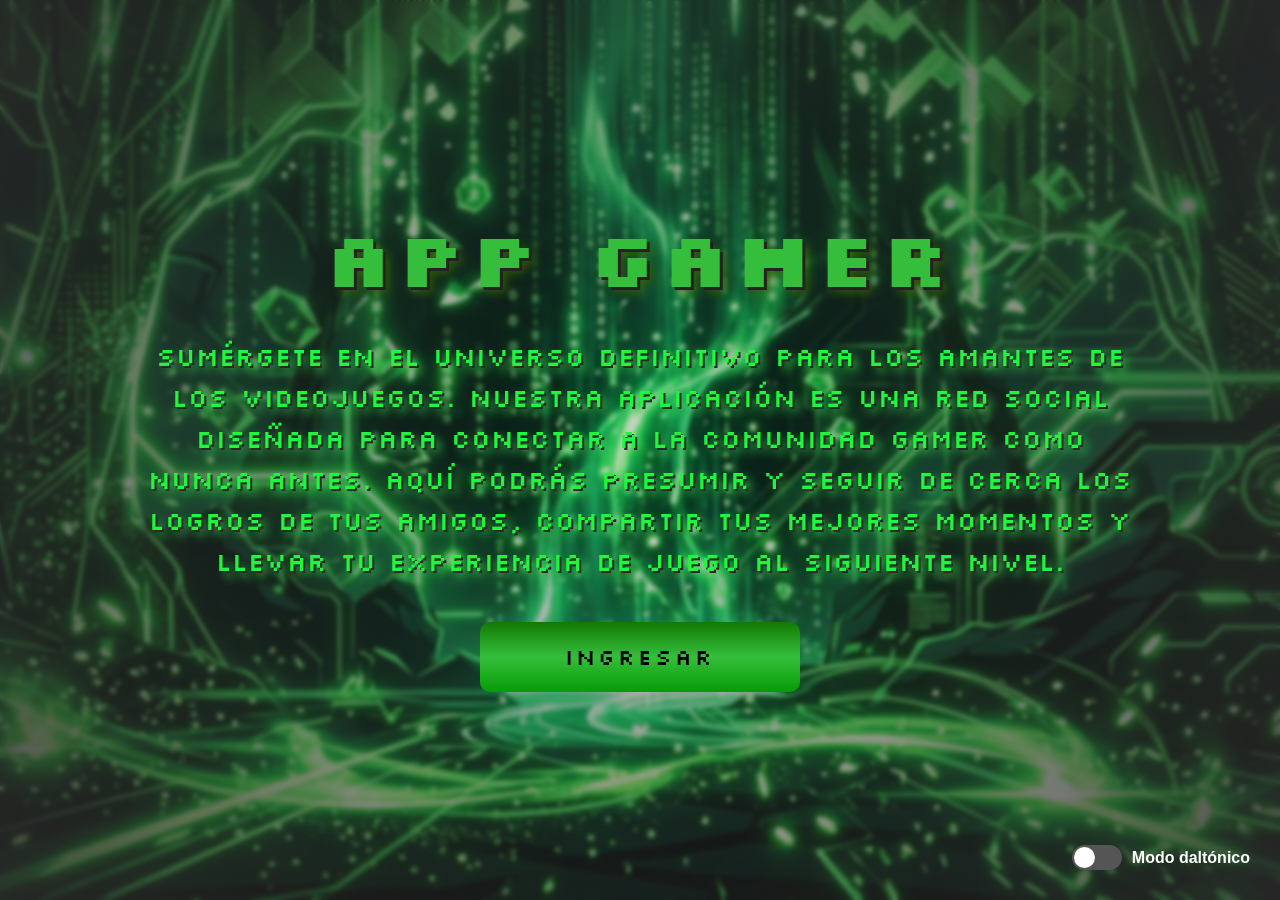
<file: index.html>
<!DOCTYPE html>
<html lang="es">
<head>
<meta charset="UTF-8">
<meta name="viewport" content="width=device-width, initial-scale=1.0">
<title>APP GAME</title>

<link rel="stylesheet" href="ofrecemos.css">
<link rel="stylesheet" href="daltonismo.css">

</head>

<body>

<div class="fondo">

    <div class="capa"></div>

    <div class="contenido">

        <h1 class="texto-degradado">
            APP GAMER
        </h1>

        <p>
            Sumérgete en el universo definitivo para los amantes de los videojuegos.
            Nuestra aplicación es una red social diseñada para conectar a la comunidad
            gamer como nunca antes.
            Aquí podrás presumir y seguir de cerca los logros de tus amigos,
            compartir tus mejores momentos y llevar tu experiencia de juego al
            siguiente nivel.
        </p>

        <button id="ingresar">
            INGRESAR
        </button>

    </div>


    <div class="modoDaltonico">

        <label class="switch">

            <input type="checkbox" id="daltonismo">

            <span class="slider"></span>

        </label>

        <span>Modo daltónico</span>

    </div>


</div>


<script src="ofrecemos.js"></script>
<script src="daltonismo.js"></script>

</body>
</html>
</file>
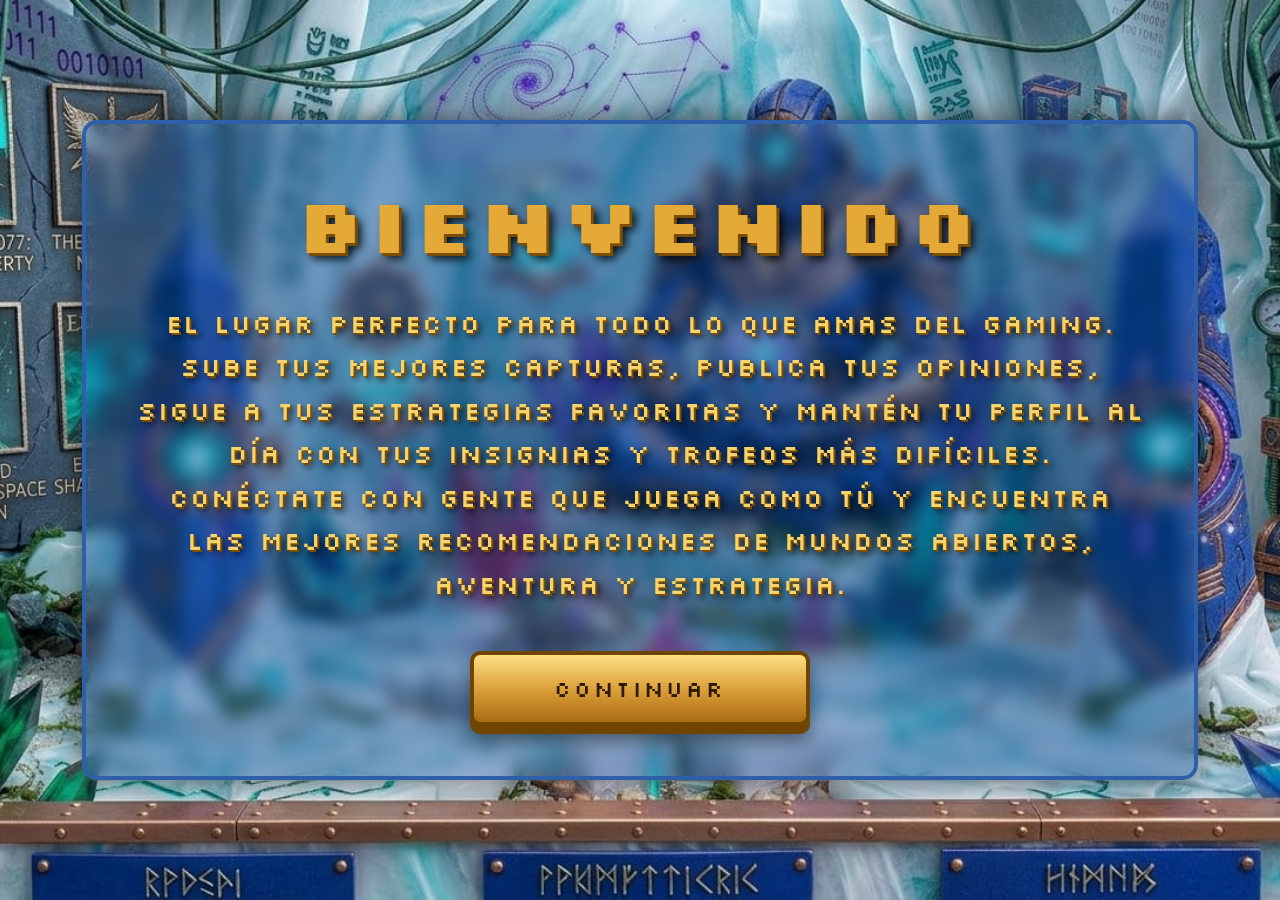
<file: bienvenida.html>
<!DOCTYPE html>
<html lang="es">
<head>
    <meta charset="UTF-8">
    <meta name="viewport" content="width=device-width, initial-scale=1.0">
    <title>BIENBENIDA-APP GAME</title>
    <link rel="stylesheet" href="bienvenida.css">
    <link rel="stylesheet" href="daltonismo.css">
    <link href="https://fonts.googleapis.com/css2?family=Silkscreen:wght@700&display=swap" rel="stylesheet">
</head>

<body>
    <div class="fondo">
        <div class="panel">
            <h1>BIENVENIDO</h1>
            <p>
                El lugar perfecto para todo lo que amas del gaming.
                Sube tus mejores capturas, publica tus opiniones,
                sigue a tus estrategias favoritas y mantén tu perfil al día
                con tus insignias y trofeos más difíciles.
                Conéctate con gente que juega como tú y encuentra
                las mejores recomendaciones de mundos abiertos,
                aventura y estrategia.
            </p>
            <button id="continuar">
             CONTINUAR

            </button>
        </div>
    </div>
    <script src="bienvenida.js"></script>
        <script src="daltonismo.js"></script>

</div>
</body>
</html>
</file>
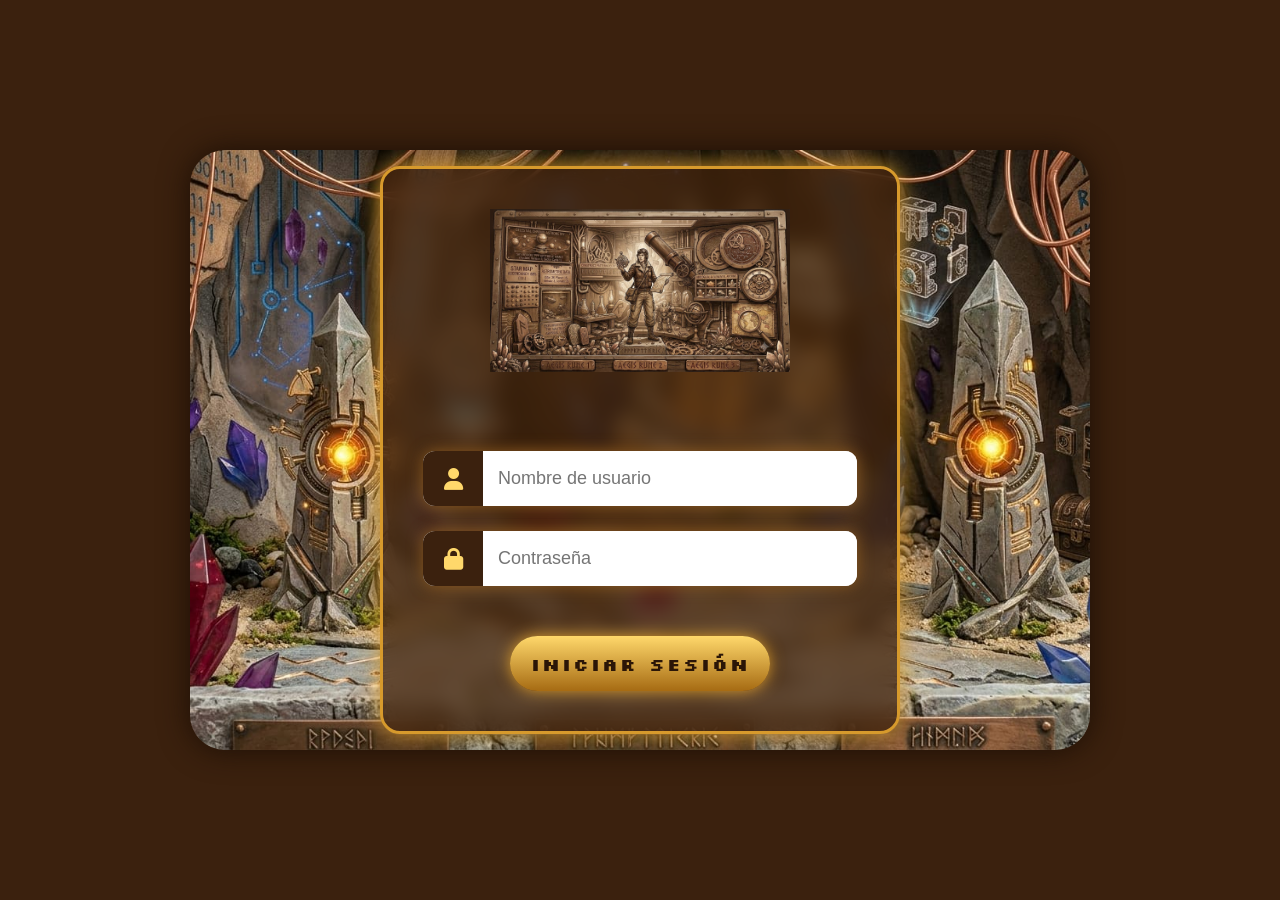
<file: iniciosecion.html>
<!DOCTYPE html>
<html lang="es">
<head>
<meta charset="UTF-8">
<meta name="viewport" content="width=device-width, initial-scale=1.0">
<title>Iniciar Sesión | APP GAME</title>
<link rel="stylesheet" href="iniciosecion.css">
<link rel="stylesheet" href="daltonismo.css">
<link rel="stylesheet"
href="https://cdnjs.cloudflare.com/ajax/libs/font-awesome/6.5.2/css/all.min.css">
</head>
<body>
<div class="contenedor">
<div class="panel">
<img src="logo.jpg" class="logo">
<form action="iniciosecion.php" method="POST" autocomplete="off">
<div class="campo">
<i class="fa-solid fa-user"></i>
<input
type="text"
name="usuario"
placeholder="Nombre de usuario"
autocomplete="off"
required>
</div>
<div class="campo">
<i class="fa-solid fa-lock"></i>
<input
type="password"
name="password"
placeholder="Contraseña"
autocomplete="current-password"
required>
</div>
<button type="submit">
INICIAR SESIÓN
</button>
</form>
</div>
</div>
<script src="iniciosecion.js"></script>
<script src="daltonismo.js"></script>
</body>
</html>
</file>
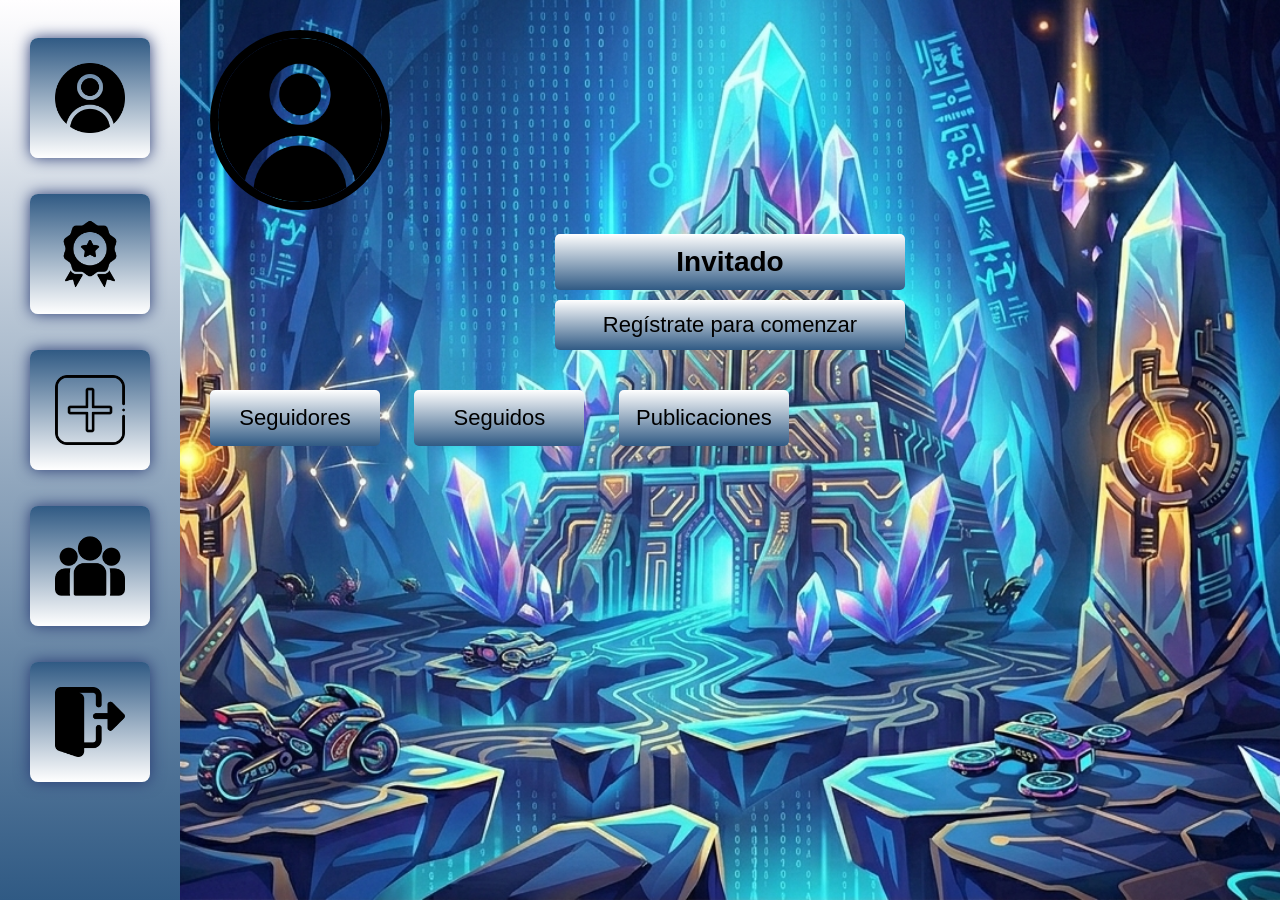
<file: menu.html>
<!DOCTYPE html>
<html lang="es">
<head>
<meta charset="UTF-8">
<meta name="viewport" content="width=device-width, initial-scale=1.0">
<title>MENU-APP GAME</title>
<link rel="stylesheet" href="menu.css">
<link rel="stylesheet" href="daltonismo.css">
</head>
<body>
<div class="contenedor">
    <div class="menu">
        <a href="menu.html" class="icono">
            <img src="perfil.png">
        </a>
        <a href="logros.php" class="icono">
            <img src="logrosimg.png">
        </a>
        <a href="publicaciones.php" class="icono">
            <img src="publicacion.png">
        </a>
        <a href="solicitudes.php" class="icono">
            <img src="amigos.png">
        </a>
        <a href="iniciosecion.html" class="icono">
            <img src="cerrar.png">
        </a>

    </div>
    <div class="principal">
        <img src="perfil.png" class="fotoPerfil">
        <div class="nombre" id="nombreUsuario">
            NOMBRE DEL USUARIO
        </div>

        <div class="datos" id="datosUsuario">
            DATOS DEL USUARIO
        </div>

        <button class="boton">Seguidores</button>
       <button class="boton">Seguidos</button>
        <button class="boton">Publicaciones</button>
    </div>
</div>
<script src="menu.js"></script>
<script src="daltonismo.js"></script>
</body>
</html>
</file>
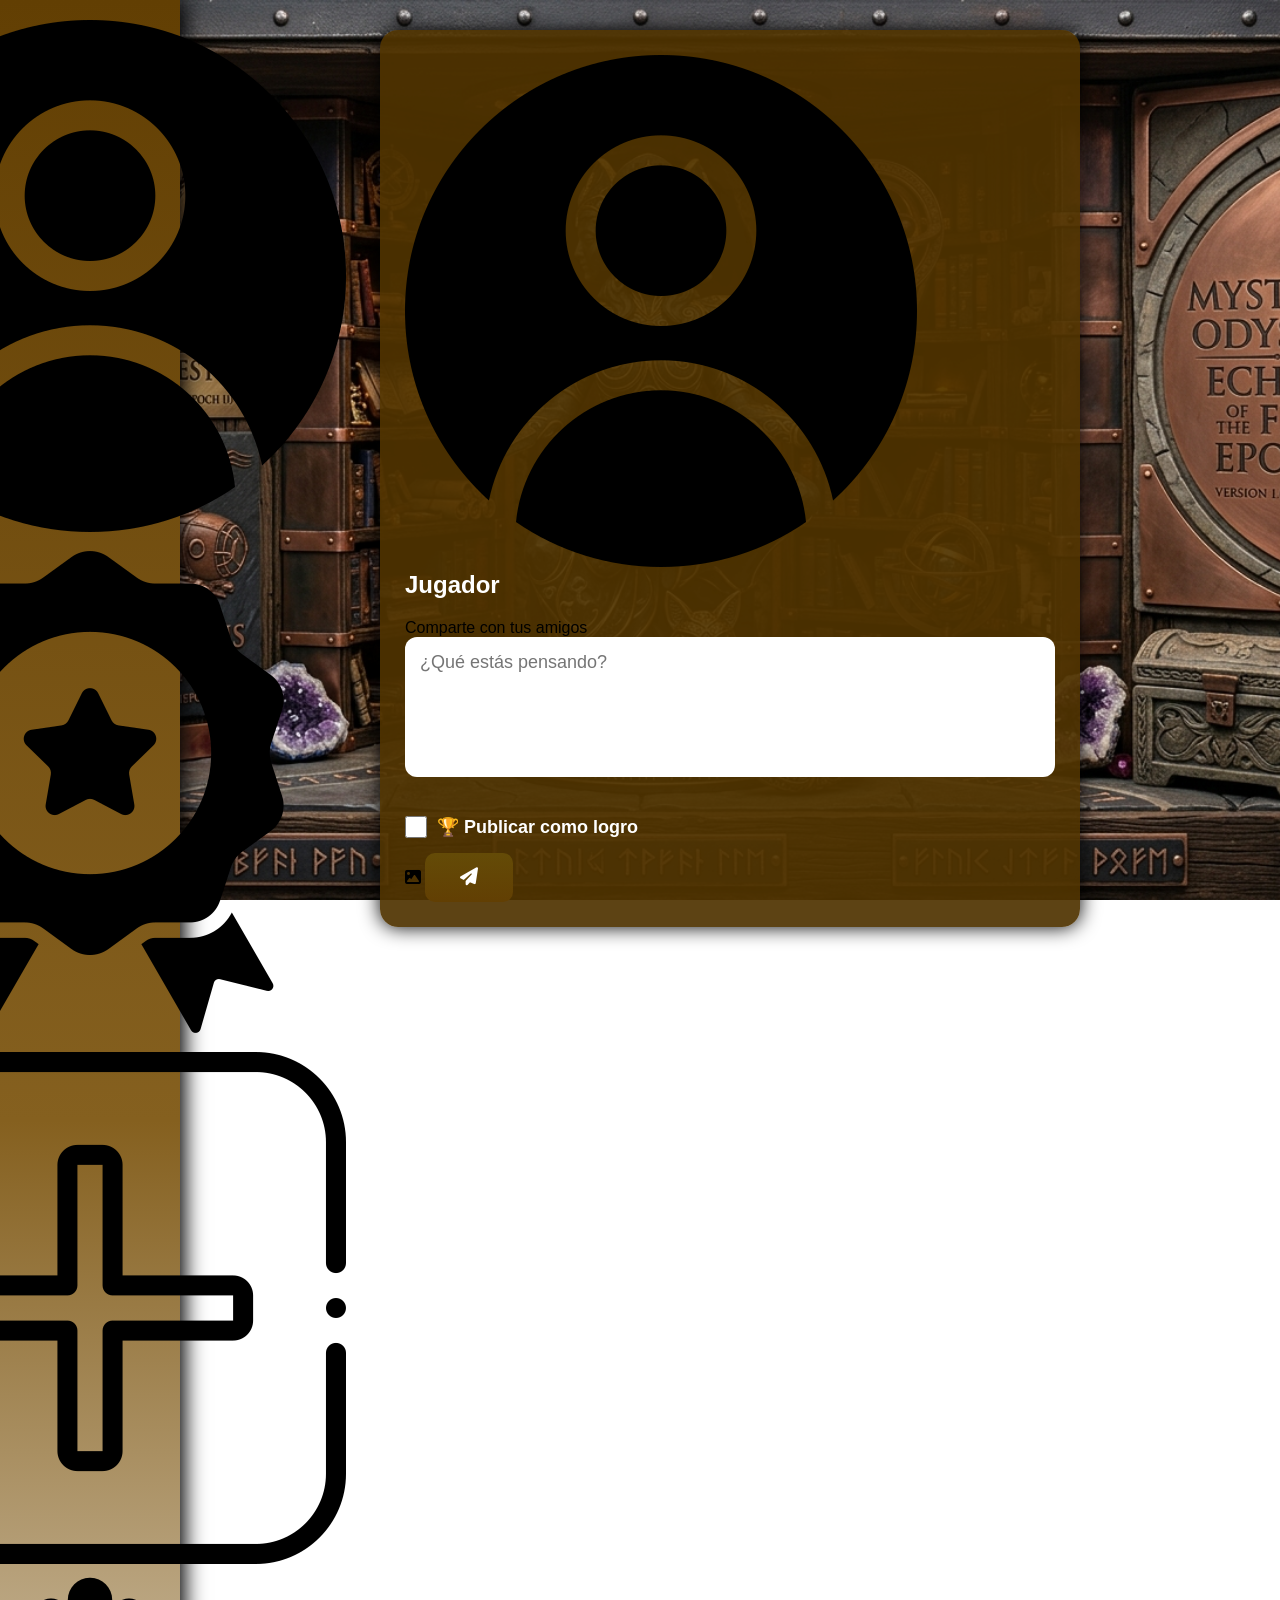
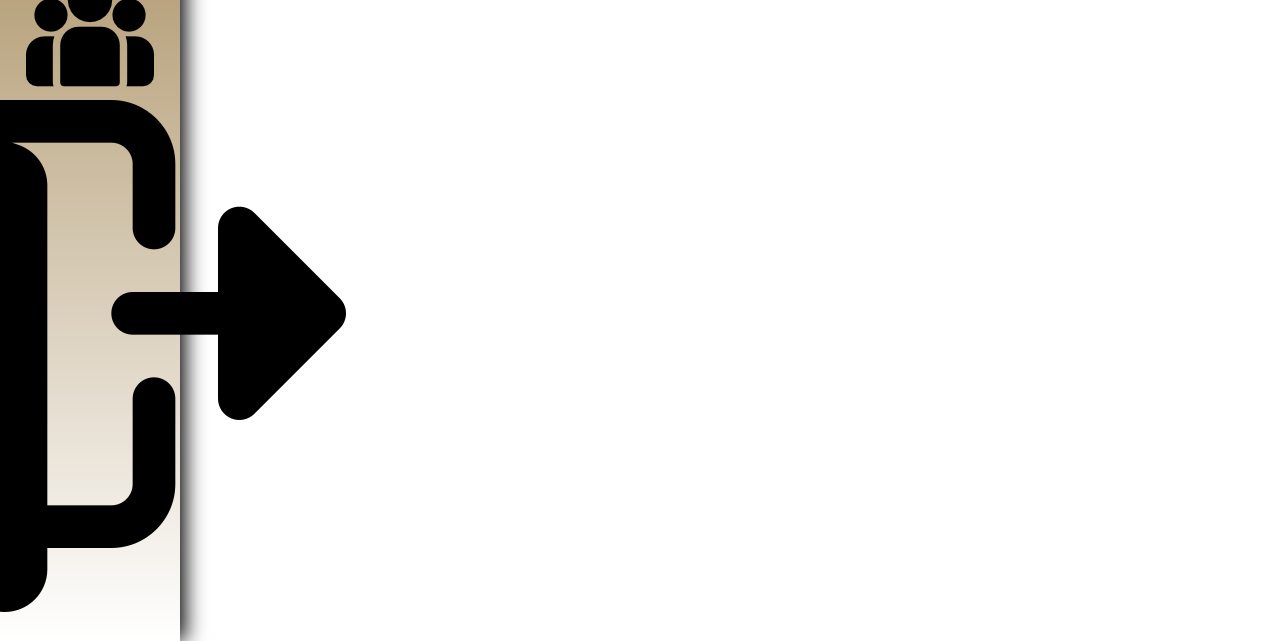
<file: publicaciones.html>
<!DOCTYPE html>
<html lang="es">
<head>
<meta charset="UTF-8">
<meta name="viewport" content="width=device-width, initial-scale=1.0">
<title>APP GAME</title>
<link rel="stylesheet" href="publicaciones.css">
<link rel="stylesheet" href="daltonismo.css">
<link rel="stylesheet" href="https://cdnjs.cloudflare.com/ajax/libs/font-awesome/6.5.2/css/all.min.css">
</head>
<body>
<div class="menu">
    <a href="perfil.php">
        <div class="icono">
            <img src="perfil.png">
        </div>
    </a>
    <a href="logros.html">
        <div class="icono">
            <img src="logrosimg.png">
        </div>
    </a>
    <a href="publicaciones.php">
        <div class="icono">
            <img src="publicacion.png">
        </div>
    </a>
    <a href="solicitudes.php">
        <div class="icono">
            <img src="amigos.png">
        </div>
    </a>

    <a href="iniciosecion.html">
        <div class="icono cerrar">
            <img src="cerrar.png">
        </div>
    </a>
</div>
<div class="contenido">
    <div class="crearPublicacion">
        <div class="cabecera">
            <img id="fotoPerfil" src="perfil.png">
            <div>
                <h2 id="nombreUsuario">
                    Usuario
                </h2>
                <p>
                    Comparte con tus amigos
                </p>
            </div>
        </div>
        <textarea id="texto" placeholder="¿Qué estás pensando?"></textarea>
       <label class="checkLogro">
            <input type="checkbox" id="esLogro">
            🏆 Publicar como logro
        </label>
        <div class="botones">
            <label class="subir">
                <input
                type="file"
                id="imagen"
                accept="image/*"
                hidden>
                <i class="fa-solid fa-image"></i>
            </label>
           <button onclick="publicar()">
                <i class="fa-solid fa-paper-plane"></i>
            </button>
        </div>
    </div>
   <div id="muro"></div>
</div>
<script src="publicaciones.js"></script>
<script src="daltonismo.js"></script>

</body>

</html>
</file>
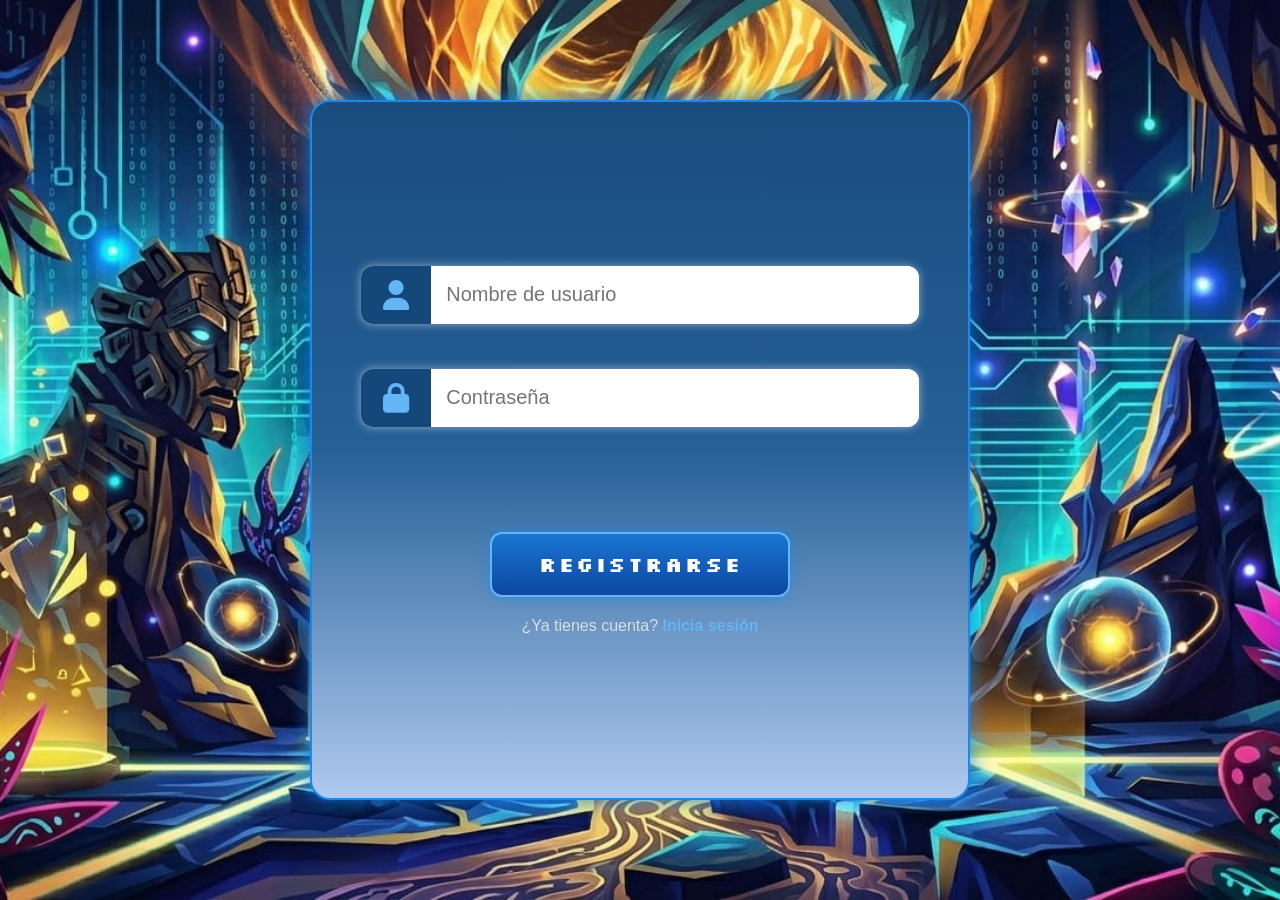
<file: registro.html>
<!DOCTYPE html>
<html lang="es">
<head>
<meta charset="UTF-8">
<meta name="viewport" content="width=device-width, initial-scale=1.0">
<title>Registro | APP GAME</title>
<link rel="stylesheet" href="registro.css">
<link rel="stylesheet" href="daltonismo.css">
<link rel="stylesheet" href="https://cdnjs.cloudflare.com/ajax/libs/font-awesome/6.5.2/css/all.min.css">
</head>
<body>
<div class="contenedor">
<div class="panel">
<form action="registro.php" method="POST">
<div class="campo">
<i class="fa-solid fa-user"></i>
<input 
type="text" 
name="usuario" 
placeholder="Nombre de usuario"
autocomplete="off"
required>
</div>
<div class="campo">
<i class="fa-solid fa-lock"></i>
<input 
type="password" 
name="password" 
placeholder="Contraseña"
autocomplete="new-password"
required>
</div>
<button type="submit">
REGISTRARSE
</button>
<p class="cuenta">
¿Ya tienes cuenta?
<a href="iniciosecion.html">Inicia sesión</a>
</p>
</form>
</div>
</div>
<script src="registro.js"></script>
<script src="daltonismo.js"></script>
</body>
</html>
</file>
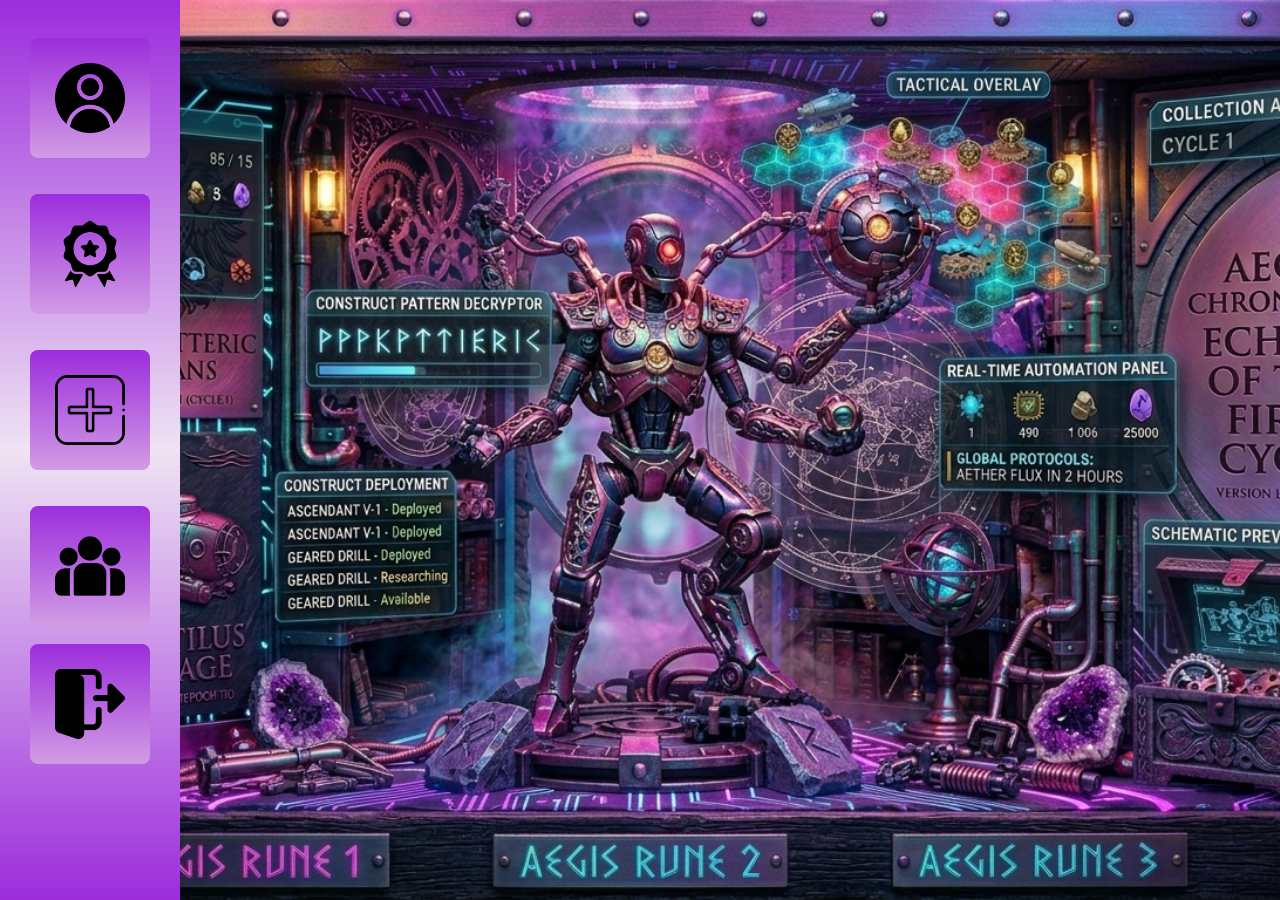
<file: solicitudes.html>
<!DOCTYPE html>
<html lang="es">
<head>
<meta charset="UTF-8">
<meta name="viewport" content="width=device-width, initial-scale=1.0">
<title>APP GAME - Seguidores</title>
<link rel="stylesheet" href="solicitudes.css">
<link rel="stylesheet" href="daltonismo.css">
</head>
<body>

<div class="menu">

<a href="menu.html">
<div class="boton">
<img src="perfil.png">
</div>
</a>

<a href="logros.html">
<div class="boton">
<img src="logrosimg.png">
</div>
</a>

<a href="publicaciones.html">
<div class="boton">
<img src="publicacion.png">
</div>
</a>

<a href="solicitudes.html">
<div class="boton">
<img src="amigos.png">
</div>
</a>

<a href="iniciosecion.html">
<div class="boton cerrar">
<img src="cerrar.png">
</div>
</a>

</div>

<div class="contenido">
<div id="contenedorUsuarios"></div>
</div>

<script src="solicitudes.js"></script>
<script src="daltonismo.js"></script>

</body>
</html>
</file>
<file: ofrecemos.css>
@import url('https://fonts.googleapis.com/css2?family=Silkscreen:wght@700&display=swap');

*{
    margin:0;
    padding:0;
    box-sizing:border-box;
}

body{
    font-family:Arial,Helvetica,sans-serif;
    overflow-x:hidden;
}

.fondo{
    width:100%;
    min-height:100vh;
    background:url("ofrecemos.jpg") center/cover no-repeat;
    position:relative;
    display:flex;
    justify-content:center;
    align-items:center;
}

.capa{
    position:absolute;
    inset:0;
    background:radial-gradient(circle,rgba(22,16,12,.15),rgba(44,44,44,.85));
    backdrop-filter:blur(2px);
}

.contenido{
    position:relative;
    z-index:2;
    width:90%;
    max-width:1100px;
    text-align:center;
    padding:40px 20px;
}

h1{
    font-family:'Silkscreen',sans-serif;
    color:#35be3b;
    font-size:clamp(35px,6vw,80px);
    letter-spacing:6px;
    margin-bottom:30px;
    text-shadow:3px 3px 0 #242220,6px 6px 10px rgba(53,100,5,.8);
}

p{
    font-family:'Silkscreen',sans-serif;
    color:#1ef73b;
    font-size:clamp(15px,2vw,30px);
    line-height:1.6;
    max-width:1000px;
    margin:0 auto 40px;
    text-shadow:2px 2px 0 #292929,6px 6px 10px rgba(57,214,83,.8);
}

button{
    width:320px;
    max-width:90%;
    height:70px;
    border:0;
    border-radius:10px;
    cursor:pointer;
    font-family:'Silkscreen',sans-serif;
    font-size:22px;
    letter-spacing:3px;
    background:linear-gradient(#127a04,#35be3b,#069c06);
    transition:.3s;
}

button:hover{
    transform:scale(1.05);
    box-shadow:0 0 25px #067e38,0 0 45px #35be3b;
}
.modoDaltonico{
    position:absolute;
    bottom:30px;
    right:30px;
    z-index:5;
    display:flex;
    align-items:center;
    gap:10px;
    color:white;
    font-weight:bold;
    font-family:Arial,Helvetica,sans-serif;
}


.switch{
    position:relative;
    width:50px;
    height:25px;
}


.switch input{
    display:none;
}


.slider{
    position:absolute;
    inset:0;
    background:#555;
    border-radius:20px;
    cursor:pointer;
    transition:.3s;
}


.slider:before{
    content:"";
    position:absolute;
    width:21px;
    height:21px;
    left:2px;
    top:2px;
    background:white;
    border-radius:50%;
    transition:.3s;
}


input:checked + .slider{
    background:#35be3b;
}


input:checked + .slider:before{
    transform:translateX(25px);
}


@media(max-width:900px){

    h1{
        letter-spacing:3px;
    }

    p{
        font-size:18px;
    }

}


@media(max-width:600px){

    .contenido{
        width:95%;
        padding:20px;
    }

    h1{
        font-size:34px;
    }

    p{
        font-size:14px;
    }

    button{
        width:250px;
        height:60px;
        font-size:18px;
    }

    .modoDaltonico{
        bottom:15px;
        right:15px;
        font-size:14px;
    }

}
</file>
<file: daltonismo.css>
body.daltonismo{
    filter:hue-rotate(90deg) saturate(0.8);
}

body.daltonismo button{
    background:#333;
    color:white;
}

body.daltonismo h1{
    color:#ffcc00;
}

body.daltonismo p{
    color:white;
}
.modoDaltonico{
    display:flex;
    align-items:center;
    gap:10px;
    color:white;
}


.switch{
    position:relative;
    width:50px;
    height:25px;
}

.switch input{
    display:none;
}

.slider{
    position:absolute;
    inset:0;
    background:#555;
    border-radius:20px;
    cursor:pointer;
}

.slider:before{
    content:"";
    position:absolute;
    width:21px;
    height:21px;
    left:2px;
    top:2px;
    background:white;
    border-radius:50%;
    transition:.3s;
}

input:checked + .slider{
    background:#35be3b;
}

input:checked + .slider:before{
    transform:translateX(25px);
}
body.daltonismo .capa{
    background:rgba(255,0,0,.20);
    mix-blend-mode:hue;
}
</file>
<file: bienvenida.css>
@import url('https://fonts.googleapis.com/css2?family=Silkscreen:wght@700&display=swap');
*{
    margin:0;
    padding:0;
    box-sizing:border-box;
}
body{
    font-family:Arial, Helvetica, sans-serif;
    overflow-x:hidden;
}
.fondo{
    width:100%;
    min-height:100vh;
    background:url("bienvenida.jpg") center center/cover no-repeat;
    display:flex;
    justify-content:center;
    align-items:center;
    padding:30px 20px;
}
.panel{
    width:90%;
    max-width:1450px;
    padding:50px;
    background:rgba(0,65,145,.40);
    border:4px solid #2E5FA8;
    border-radius:15px;
    backdrop-filter:blur(8px);
    box-shadow:
        0 0 30px rgba(0,0,0,.6),
        inset 0 0 20px rgba(255,255,255,.08);
    text-align:center;

}

.panel h1{
    font-family:'Silkscreen',sans-serif;
    color:#E4A937;
    font-size:clamp(36px,6vw,78px);
    letter-spacing:6px;
    margin-bottom:30px;
    text-shadow:
        3px 3px 0 #7A4D00,
        6px 6px 10px rgba(0,0,0,.9);

}

.panel p{
    font-family:'Silkscreen',sans-serif;
    color:#F7D36B;
    font-size:clamp(15px,2vw,28px);
    line-height:1.7;
    letter-spacing:1px;
    text-shadow:
        2px 2px 0 #7A4D00,
        4px 4px 6px rgba(0,0,0,.8);
    margin-bottom:45px;
}
#continuar{
    width:340px;
    max-width:90%;
    height:75px;
    border:none;
    cursor:pointer;
    font-family:'Silkscreen',sans-serif;
    font-size:22px;
    letter-spacing:3px;
    color:#2d1b00;
    border-radius:10px;
    background:linear-gradient(
        to bottom,
        #FFE082 0%,
        #D89B35 55%,
        #A96B14 100%
    );
    border:4px solid #6f4300;
    box-shadow:
        0 8px 0 #6f4300,
        0 15px 20px rgba(0,0,0,.5);

    transition:.3s;

}
#continuar:hover{
    transform:translateY(-4px);
    box-shadow:
        0 12px 0 #6f4300,
        0 18px 25px rgba(0,0,0,.6);

}
#continuar:active{
    transform:translateY(5px);
    box-shadow:
        0 3px 0 #6f4300;

}
@media (max-width:992px){

    .panel{
        padding:35px;
    }
    .panel h1{
        letter-spacing:4px;
    }
    .panel p{
        line-height:1.6;
    }

}
@media (max-width:600px){

    .panel{
        width:95%;
        padding:25px;
    }

    .panel h1{
        font-size:34px;
        letter-spacing:2px;
    }

    .panel p{
        font-size:14px;
        line-height:1.5;
    }

    #continuar{
        width:240px;
        height:60px;
        font-size:18px;
    }

}
</file>
<file: iniciosecion.css>
@import url('https://fonts.googleapis.com/css2?family=Silkscreen:wght@700&display=swap');

*{
margin:0;
padding:0;
box-sizing:border-box;
font-family:Arial,Helvetica,sans-serif;
}

body{
background:#3b210e;
display:flex;
justify-content:center;
align-items:center;
min-height:100vh;
padding:20px;
}

.contenedor{
width:100%;
max-width:900px;
min-height:600px;
background:url("iniciosesion.jpg") center/cover;
border-radius:35px;
overflow:hidden;
display:flex;
justify-content:center;
align-items:center;
box-shadow:0 0 30px #1c0e05;
}

.panel{
width:90%;
max-width:520px;
padding:40px;
background:rgba(70,38,12,.75);
backdrop-filter:blur(10px);
border:3px solid #d79a2c;
border-radius:20px;
text-align:center;
box-shadow:0 0 25px #d79a2c;
}

.logo{
width:70%;
max-width:300px;
margin-bottom:50px;
}

.campo{
display:flex;
align-items:center;
background:white;
margin:25px 0;
border-radius:12px;
overflow:hidden;
box-shadow:0 0 15px #8b5a20;
}

.campo i{
width:60px;
height:55px;
background:#3b210e;
color:#ffd86b;
display:flex;
justify-content:center;
align-items:center;
font-size:22px;
}

.campo input{
flex:1;
height:55px;
border:none;
outline:none;
padding-left:15px;
font-size:18px;
}

button{
margin-top:25px;
width:80%;
max-width:260px;
height:55px;
border:none;
border-radius:30px;
background:linear-gradient(#ffd86b,#a66b13);
color:#2b1607;
font-family:'Silkscreen',sans-serif;
font-size:18px;
font-weight:bold;
cursor:pointer;
letter-spacing:2px;
transition:.3s;
box-shadow:0 0 15px #d79a2c;
}

button:hover{
transform:scale(1.08);
background:linear-gradient(#ffe9a0,#d79a2c);
box-shadow:0 0 30px #ffd86b;
}

@media(max-width:600px){
body{
padding:10px;
}

.contenedor{
min-height:550px;
border-radius:25px;
}

.panel{
padding:25px;
width:95%;
}

.logo{
margin-bottom:30px;
}

.campo i{
width:50px;
height:50px;
font-size:18px;
}

.campo input{
height:50px;
font-size:16px;
}

button{
height:50px;
font-size:16px;
}
}

@media(min-width:601px) and (max-width:1000px){
.contenedor{
width:90%;
}

.panel{
width:70%;
}
}
</file>
<file: menu.css>
*{
    margin:0;
    padding:0;
    box-sizing:border-box;
    font-family:Arial, Helvetica, sans-serif;
}

body{
    background:url("menu.png");
    background-size:cover;
    background-position:center;
    background-repeat:no-repeat;
    min-height:100vh;
}

.contenedor{
    display:flex;
    width:100%;
    min-height:100vh;
}
.menu{
    width:180px;
    background:linear-gradient(#fffeff,#305a84);
    display:flex;
    flex-direction:column;
    align-items:center;
    padding-top:20px;
}
.icono{
    width:120px;
    height:120px;
    margin:18px 0;
    background:linear-gradient(#305a84,#ffffff);
    display:flex;
    justify-content:center;
    align-items:center;
    border-radius:8px;
    transition:.3s;
    box-shadow:0 0 15px rgb(43, 60, 117);
}

.icono:hover{
    transform:scale(1.05);
    box-shadow:0 0 20px rgb(40, 88, 125);
}

.icono img{
    width:70px;
    height:70px;
}
.principal{
    flex:1;
    padding:30px;
}
.fotoPerfil{
    width:180px;
    height:180px;
    border-radius:50%;
    border:8px solid rgb(0, 0, 0);
    object-fit:cover;
}
.nombre{
    width:350px;
    text-align:center;
    background:linear-gradient(#ffffff,#305a84);
    padding:12px;
    font-size:28px;
    font-weight:bold;
    border-radius:5px;
    margin:20px auto 10px;
}
.datos{
    width:350px;
    text-align:center;
    background:linear-gradient(#ffffff,#305a84);
    padding:12px;
    font-size:22px;
    border-radius:5px;
    margin:auto;
}
.boton{
    margin-top:40px;
    margin-right:30px;
    width:170px;
    padding:15px;
    background:linear-gradient(#ffffff,#305a84);
    border:none;
    font-size:22px;
    border-radius:5px;
    cursor:pointer;
}

.boton:hover{
    background:rgb(40, 88, 125);
}
@media(max-width:600px){

    .contenedor{
        flex-direction:column;
    }

    .menu{
        width:100%;
        flex-direction:row;
        justify-content:center;
        flex-wrap:wrap;
        padding:10px;
    }

    .icono{
        width:70px;
        height:70px;
        margin:8px;
    }

    .icono img{
        width:40px;
        height:40px;
    }

    .principal{
        text-align:center;
        padding:20px;
    }

    .fotoPerfil{
        width:130px;
        height:130px;
    }

    .nombre{
        width:90%;
        font-size:22px;
    }

    .datos{
        width:90%;
        font-size:18px;
    }

    .boton{
        width:80%;
        margin:15px auto;
        font-size:18px;
    }
}
@media(min-width:601px) and (max-width:1000px){

    .menu{
        width:150px;
    }

    .icono{
        width:100px;
        height:100px;
    }

    .icono img{
        width:60px;
        height:60px;
    }

    .fotoPerfil{
        width:150px;
        height:150px;
    }

    .nombre,
    .datos{
        width:280px;
    }
}
</file>
<file: publicaciones.css>
*{
    margin:0;
    padding:0;
    box-sizing:border-box;
    font-family:Arial, Helvetica, sans-serif;
}
body{
    display:flex;
    min-height:100vh;
    background:url("publicacionesf.png") center/cover fixed;
    overflow-x:hidden;
}
.menu{
    width:180px;
    min-height:100vh;

    background:linear-gradient(
        #623f03,
        #85601f,
        #ffffff
    );

    display:flex;
    flex-direction:column;
    align-items:center;

    padding-top:20px;

    box-shadow:5px 0 20px black;
}
.menu .boton{
    width:120px;
    height:120px;

    margin:18px 0;

    background:linear-gradient(
        #644b07,
        #8f661c
    );

    border-radius:10px;

    display:flex;
    justify-content:center;
    align-items:center;

    transition:0.3s;
}
.menu .boton img{
    width:65px;
    height:65px;

    object-fit:contain;
}
.menu .boton:hover{
    transform:scale(1.05);

    box-shadow:0 0 20px rgb(151,104,9);
}
.menu .cerrar{
    margin-top:auto;
    margin-bottom:25px;
}
.contenido{
    flex:1;

    overflow-y:auto;

    padding:30px;
}
.crearPublicacion{
    width:85%;
    max-width:700px;

    margin:auto;

    background:rgba(80,52,0,0.92);

    border-radius:18px;

    padding:25px;

    box-shadow:0 0 20px black;
}


.crearPublicacion h2{
    color:white;
    margin-bottom:20px;
}

textarea{
    width:100%;
    height:140px;

    border:0;
    border-radius:12px;

    padding:15px;

    font-size:18px;

    resize:none;

    margin-bottom:20px;
}


input[type="file"]{
    color:white;

    margin-bottom:20px;
}
.checkLogro{
    display:flex;

    align-items:center;

    gap:10px;

    margin:15px 0;

    font-size:18px;

    color:white;

    font-weight:bold;
}


.checkLogro input{
    width:22px;
    height:22px;

    cursor:pointer;
}
.crearPublicacion button{
    background:linear-gradient(
        #644b07,
        #623f03
    );

    color:white;

    border:0;

    padding:14px 35px;

    border-radius:10px;

    cursor:pointer;

    font-size:18px;

    font-weight:bold;
}


.crearPublicacion button:hover{
    box-shadow:0 0 15px rgb(86,58,10);
}
.listaPublicaciones{
    width:85%;
    max-width:700px;
}
.publicacion{
    background:rgba(159,114,46,0.93);

    border-radius:18px;

    padding:20px;

    margin-bottom:25px;

    color:white;

    box-shadow:0 0 20px black;
}
.usuarioPublicacion{
    display:flex;

    align-items:center;

    margin-bottom:15px;
}


.usuarioPublicacion img{
    width:60px;
    height:60px;

    border-radius:50%;

    border:3px solid rgb(126,73,19);

    object-fit:cover;

    margin-right:12px;
}


.usuarioPublicacion strong{
    font-size:20px;
}
.tituloLogro{
    background:#644b07;

    color:white;

    font-weight:bold;

    padding:8px 12px;

    border-radius:8px;

    display:inline-block;

    margin-bottom:10px;
}
.publicacion p{
    margin:15px 0;

    font-size:18px;

    line-height:1.5;
}
.imagenPublicacion{
    width:100%;
    max-height:320px;
    object-fit:contain;
    border-radius:12px;
    margin-top:10px;
}
.publicacion small{
    display:block;

    margin-top:15px;

    color:#eee;
}
.sinPublicaciones{
    color:white;

    text-align:center;

    font-size:22px;

    margin-top:30px;
}
@media(max-width:600px){

    body{
        flex-direction:column;
    }
    .menu{
        width:100%;
        min-height:auto;

        flex-direction:row;

        justify-content:center;

        flex-wrap:wrap;

        padding:10px;
    }
    .menu .boton{
        width:70px;
        height:70px;

        margin:8px;
    }
    .menu .boton img{
        width:40px;
        height:40px;
    }


    .menu .cerrar{
        margin:8px;
    }
    .contenido{
        padding:15px;
    }


    .crearPublicacion{
        width:100%;

        padding:18px;
    }


    .listaPublicaciones{
        width:100%;
    }


    textarea{
        height:120px;
    }


    .usuarioPublicacion img{
        width:55px;
        height:55px;
    }


    .publicacion{
        padding:15px;
    }


    .publicacion p{
        font-size:16px;
    }

}
@media(min-width:601px) and (max-width:1000px){

    .menu{
        width:150px;
    }


    .menu .boton{
        width:100px;
        height:100px;
    }


    .menu .boton img{
        width:55px;
        height:55px;
    }

}
.botonEliminar{
    margin-top:10px;
    padding:8px 18px;
    border:none;
    border-radius:8px;
    background:#c0392b;
    color:white;
    font-weight:bold;
    cursor:pointer;
}

.botonEliminar:hover{
    background:#e74c3c;
    transform:scale(1.05);
}
</file>
<file: registro.css>
@import url('https://fonts.googleapis.com/css2?family=Silkscreen:wght@700&display=swap');

*{
margin:0;
padding:0;
box-sizing:border-box;
font-family:Arial,Helvetica,sans-serif;
}

body{
background:url("registro.jpg") center/cover fixed no-repeat;
display:flex;
justify-content:center;
align-items:center;
min-height:100vh;
}

.contenedor{
width:100%;
display:flex;
justify-content:center;
align-items:center;
padding:20px;
}

.panel{
width:660px;
min-height:700px;
background:linear-gradient(180deg,#1a4c7f,#256097,#afc9ef);
border:2px solid #1e88e5;
border-radius:20px;
display:flex;
justify-content:center;
align-items:center;
box-shadow:0 0 20px rgba(8, 132, 241, 0.886);
}

form{
width:85%;
text-align:center;
}

.campo{
width:100%;
height:58px;
background:#f5f5f5;
border-radius:12px;
margin-bottom:45px;
display:flex;
align-items:center;
overflow:hidden;
box-shadow:0 0 10px rgba(255, 254, 254, 0.5);
}

.campo i{
width:70px;
height:100%;
font-size:30px;
color:#64b5f6;
background:#14477a;
display:flex;
justify-content:center;
align-items:center;
}

.campo input{
flex:1;
height:100%;
border:none;
outline:none;
padding-left:15px;
font-size:20px;
background:white;
}

button{
margin-top:60px;
width:300px;
height:65px;
background:linear-gradient(#1976d2,#0d47a1);
color:white;
font-family:'Silkscreen',sans-serif;
font-size:20px;
font-weight:bold;
border:2px solid #64b5f6;
border-radius:12px;
cursor:pointer;
letter-spacing:2px;
transition:.3s;
box-shadow:0 0 12px rgba(30,136,229,.7);
}

button:hover{
transform:scale(1.05);
background:linear-gradient(#2196f3,#1565c0);
box-shadow:0 0 20px #2196f3;
}

.invitado{
margin-top:15px;
background:linear-gradient(#256097,#4971c8);
border:2px solid #90a4ae;
color:white;
}

.invitado:hover{
background:#0583c2;
box-shadow:0 0 15px #789bad;
}

.cuenta{
margin-top:20px;
color:#ddd;
font-size:16px;
}

.cuenta a{
color:#64b5f6;
font-weight:bold;
text-decoration:none;
}

.cuenta a:hover{
color:white;
}

@media(max-width:600px){

.panel{
width:95%;
min-height:600px;
}

form{
width:90%;
}

.campo{
height:50px;
margin-bottom:25px;
}

.campo i{
width:50px;
font-size:22px;
}

.campo input{
font-size:16px;
}

button{
width:90%;
height:55px;
font-size:17px;
margin-top:30px;
}

}
</file>
<file: solicitudes.css>
*{
margin:0;
padding:0;
box-sizing:border-box;
font-family:Arial;
}
body{
display:flex;
min-height:100vh;
background:url("segidores.png") center/cover fixed;
}
.menu{
width:180px;
min-height:100vh;
height:100vh;
background:linear-gradient(#9c2ddc,#efe3f3,#9c2ddc);
display:flex;
flex-direction:column;
align-items:center;
padding-top:20px;
overflow-y:auto;
flex-shrink:0;
}
.menu a{
text-decoration:none;
display:block;
}
.boton{
width:120px;
height:120px;
background:linear-gradient(#9c2ddc,#d19ce4);
margin:18px;
display:flex;
justify-content:center;
align-items:center;
border-radius:8px;
flex-shrink:0;
}
.boton img{
width:70px;
height:auto;
display:block;
}
.cerrar{
margin-top:auto;
margin-bottom:25px;
}
.cerrar:hover{
transform:scale(1.05);
box-shadow:0 0 20px rgb(119,72,137);
}
.contenido{
flex:1;
padding:40px;
display:flex;
flex-direction:column;
align-items:center;
gap:20px;
overflow-y:auto;
}
.usuario{
width:300px;
min-height:300px;
background:linear-gradient(#9c2ddc,#d19ce4);
border-radius:12px;
box-shadow:0 0 15px black;
padding:20px;
color:white;
display:flex;
flex-direction:column;
align-items:center;
justify-content:center;
gap:12px;
}
.usuario img{
width:120px!important;
height:120px!important;
border-radius:50%;
object-fit:cover;
border:4px solid white;
}
.usuario h2{
margin:0;
color:white;
text-align:center;
font-size:24px;
}
.usuario form{
margin:0;
}
.usuario button{
margin:0;
padding:10px 25px;
border:none;
border-radius:8px;
cursor:pointer;
background:#833e90;
color:white;
font-weight:bold;
font-size:16px;
display:block;
}
.usuario button:hover{
box-shadow:0 0 15px rgb(119,72,137);
transform:scale(1.05);
}
@media(max-width:600px){
body{
flex-direction:column;
}
.menu{
width:100%;
min-height:auto;
height:auto;
flex-direction:row;
justify-content:center;
flex-wrap:wrap;
padding:10px;
overflow-y:visible;
}
.boton{
width:70px;
height:70px;
margin:8px;
}
.boton img{
width:40px;
}
.cerrar{
margin:8px;
}
.contenido{
width:100%;
padding:20px;
gap:20px;
}
.usuario{
width:90%;
max-width:300px;
min-height:280px;
}
.usuario img{
width:100px!important;
height:100px!important;
}
.usuario h2{
font-size:20px;
}
}
@media(min-width:601px) and (max-width:1000px){
.menu{
width:150px;
}
.boton{
width:100px;
height:100px;
}
.boton img{
width:60px;
}
.usuario{
width:300px;
}
}
.enlacePerfil{
    text-decoration:none;
    color:white;
    display:flex;
    flex-direction:column;
    align-items:center;
    justify-content:center;
    gap:12px;
}

.enlacePerfil h2{
    color:white;
    margin:0;
    text-align:center;
}

.enlacePerfil:hover{
    transform:scale(1.03);
}
</file>
